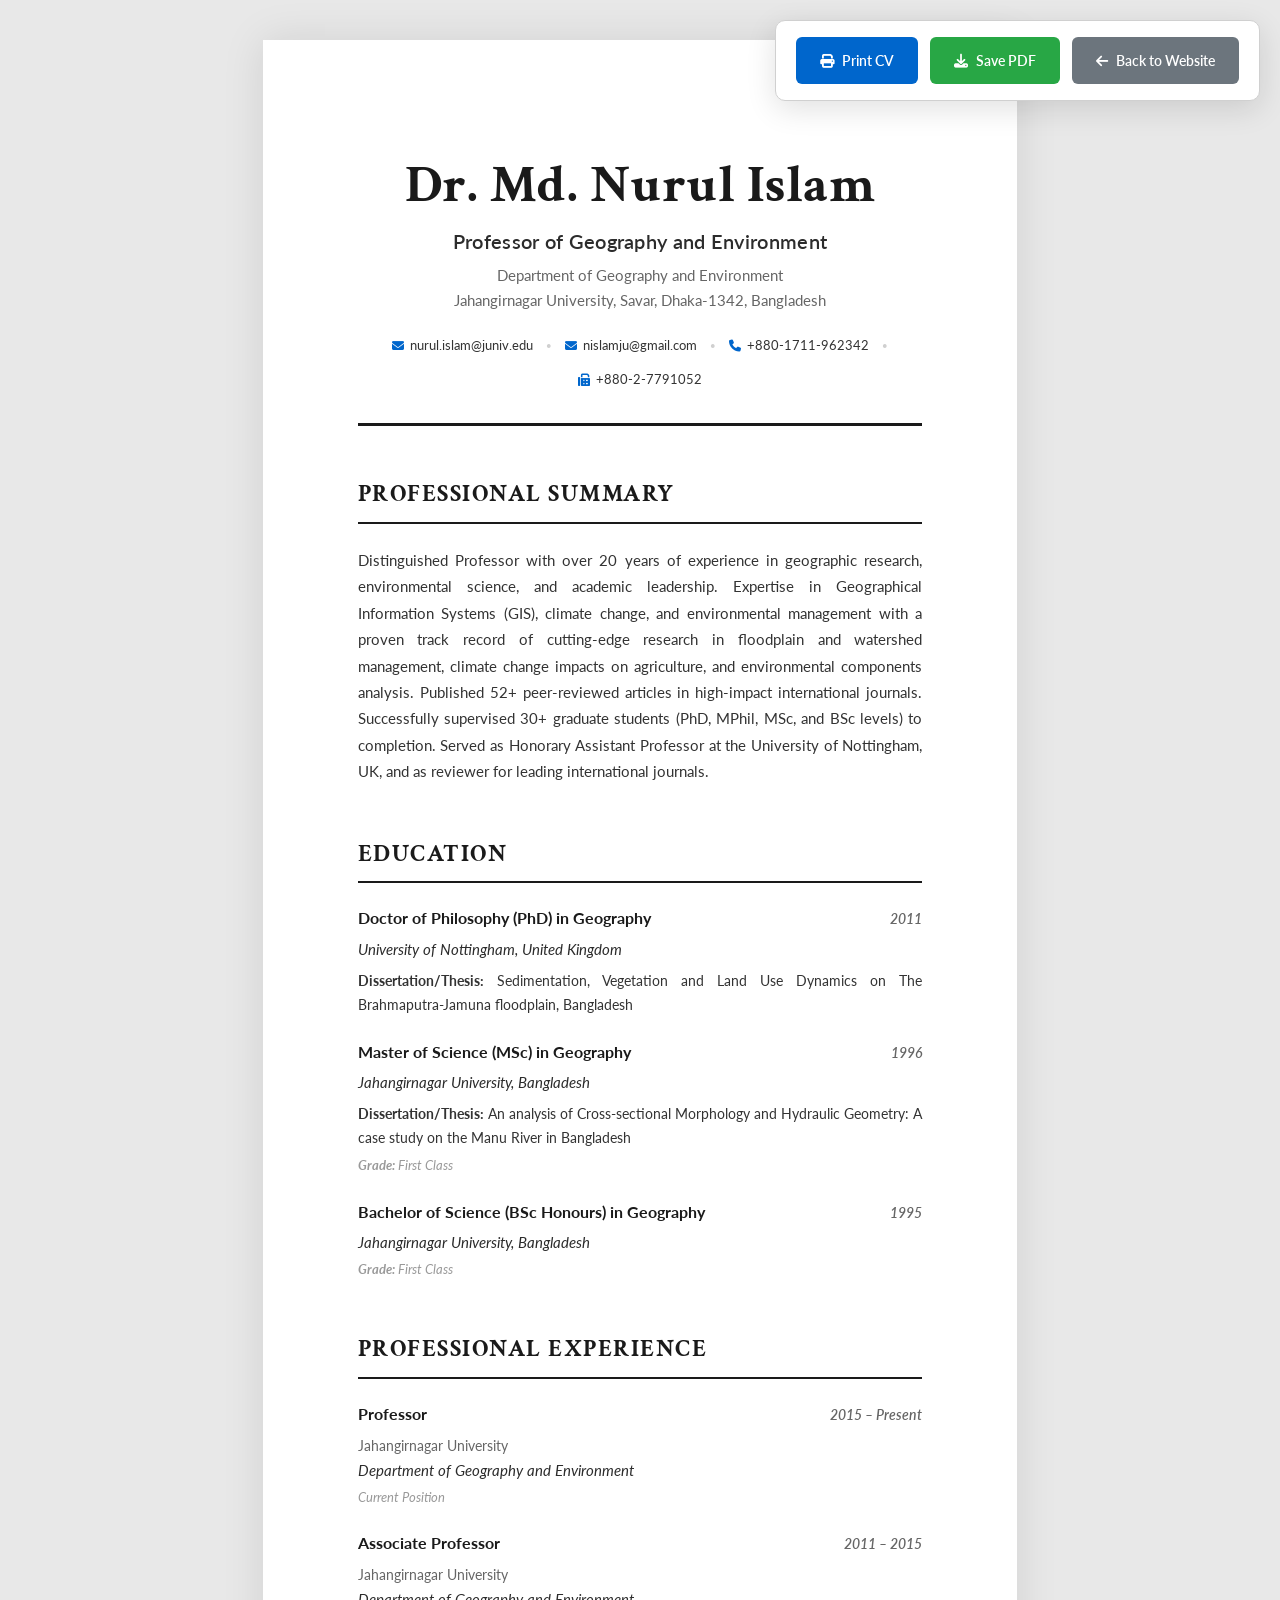
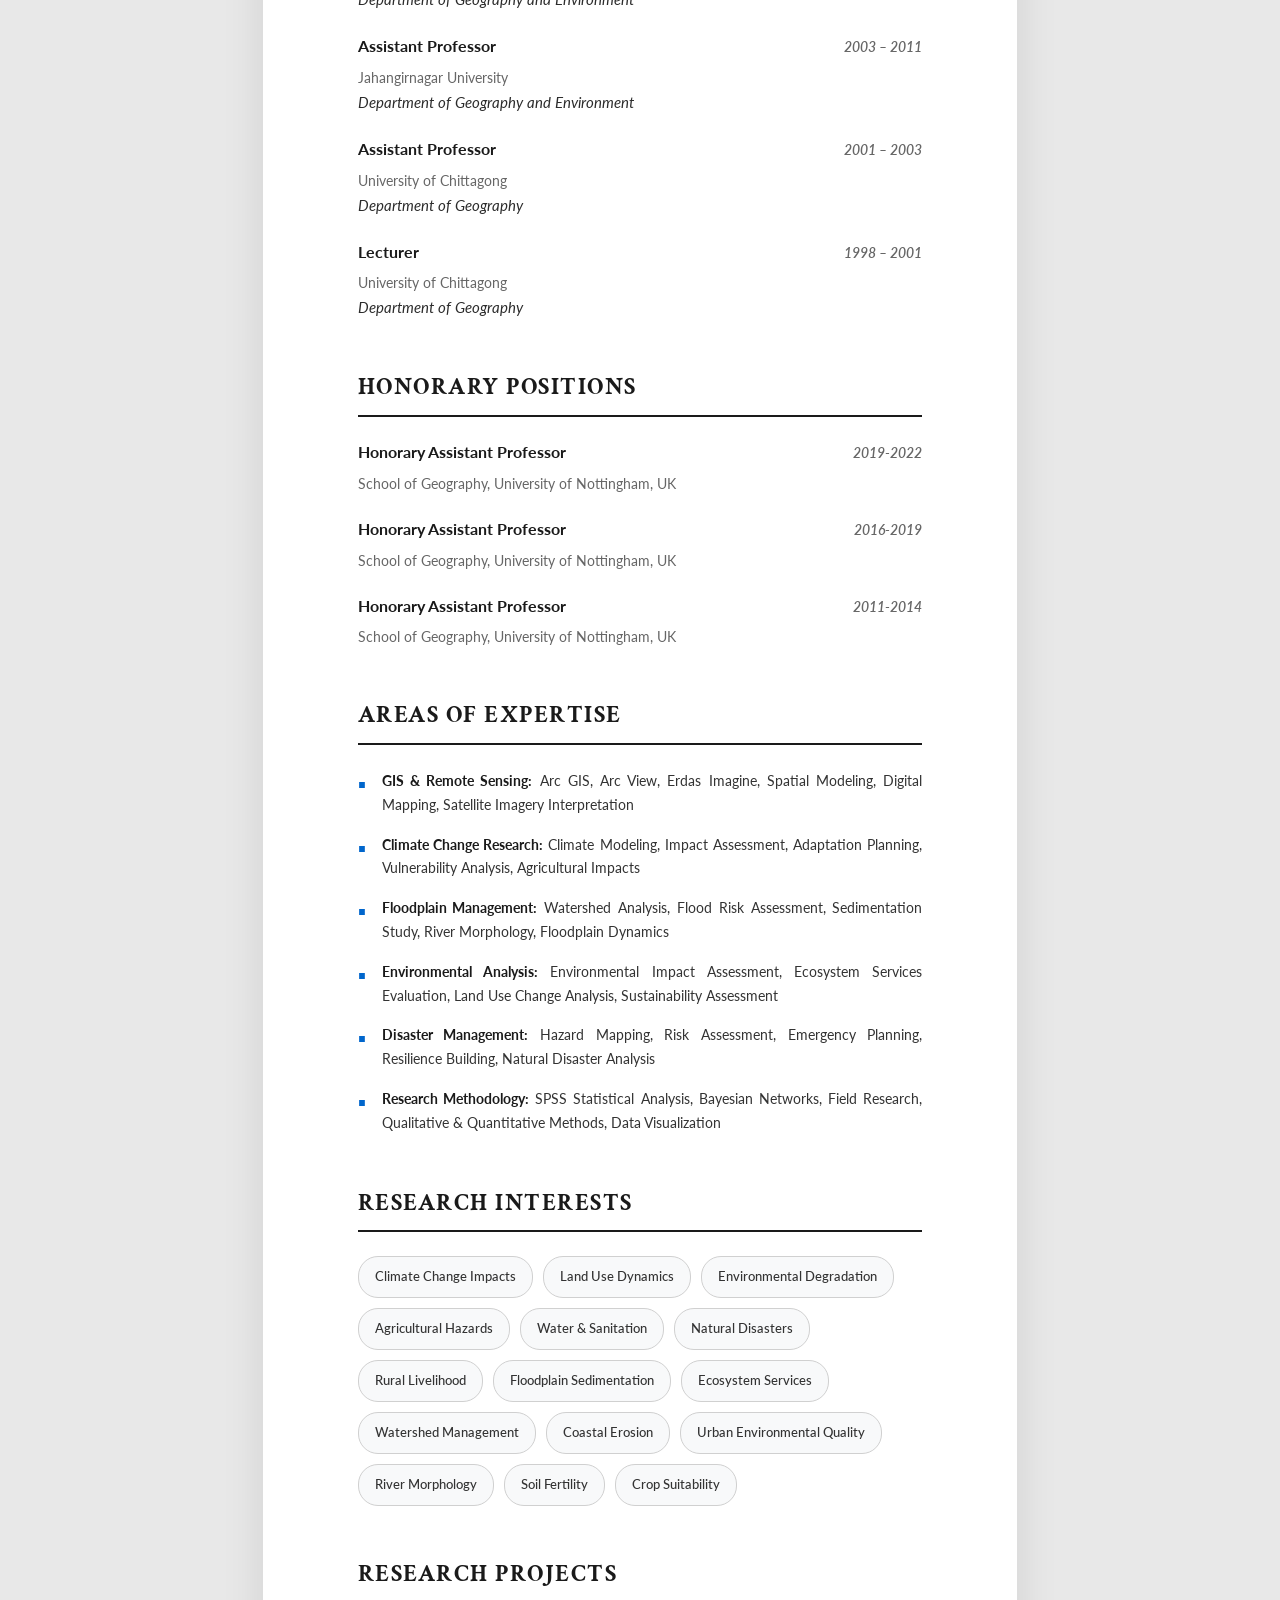
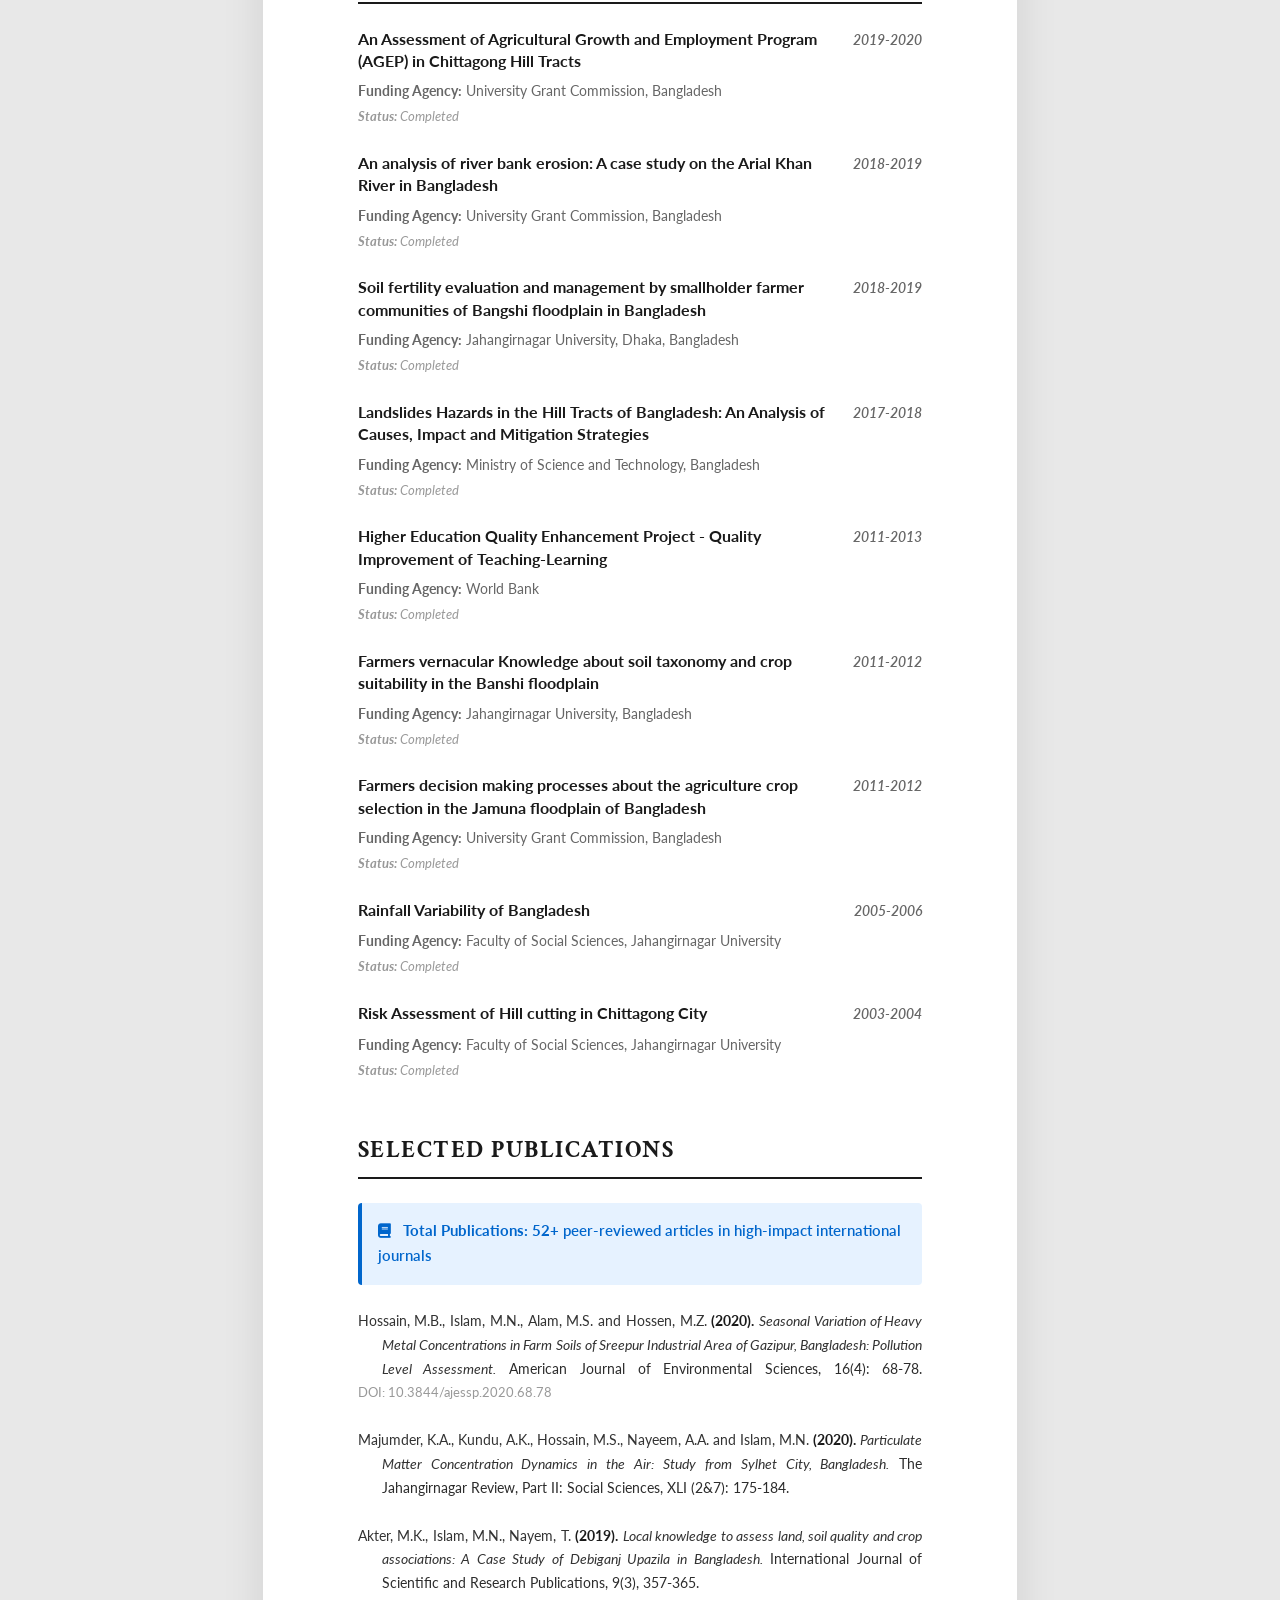
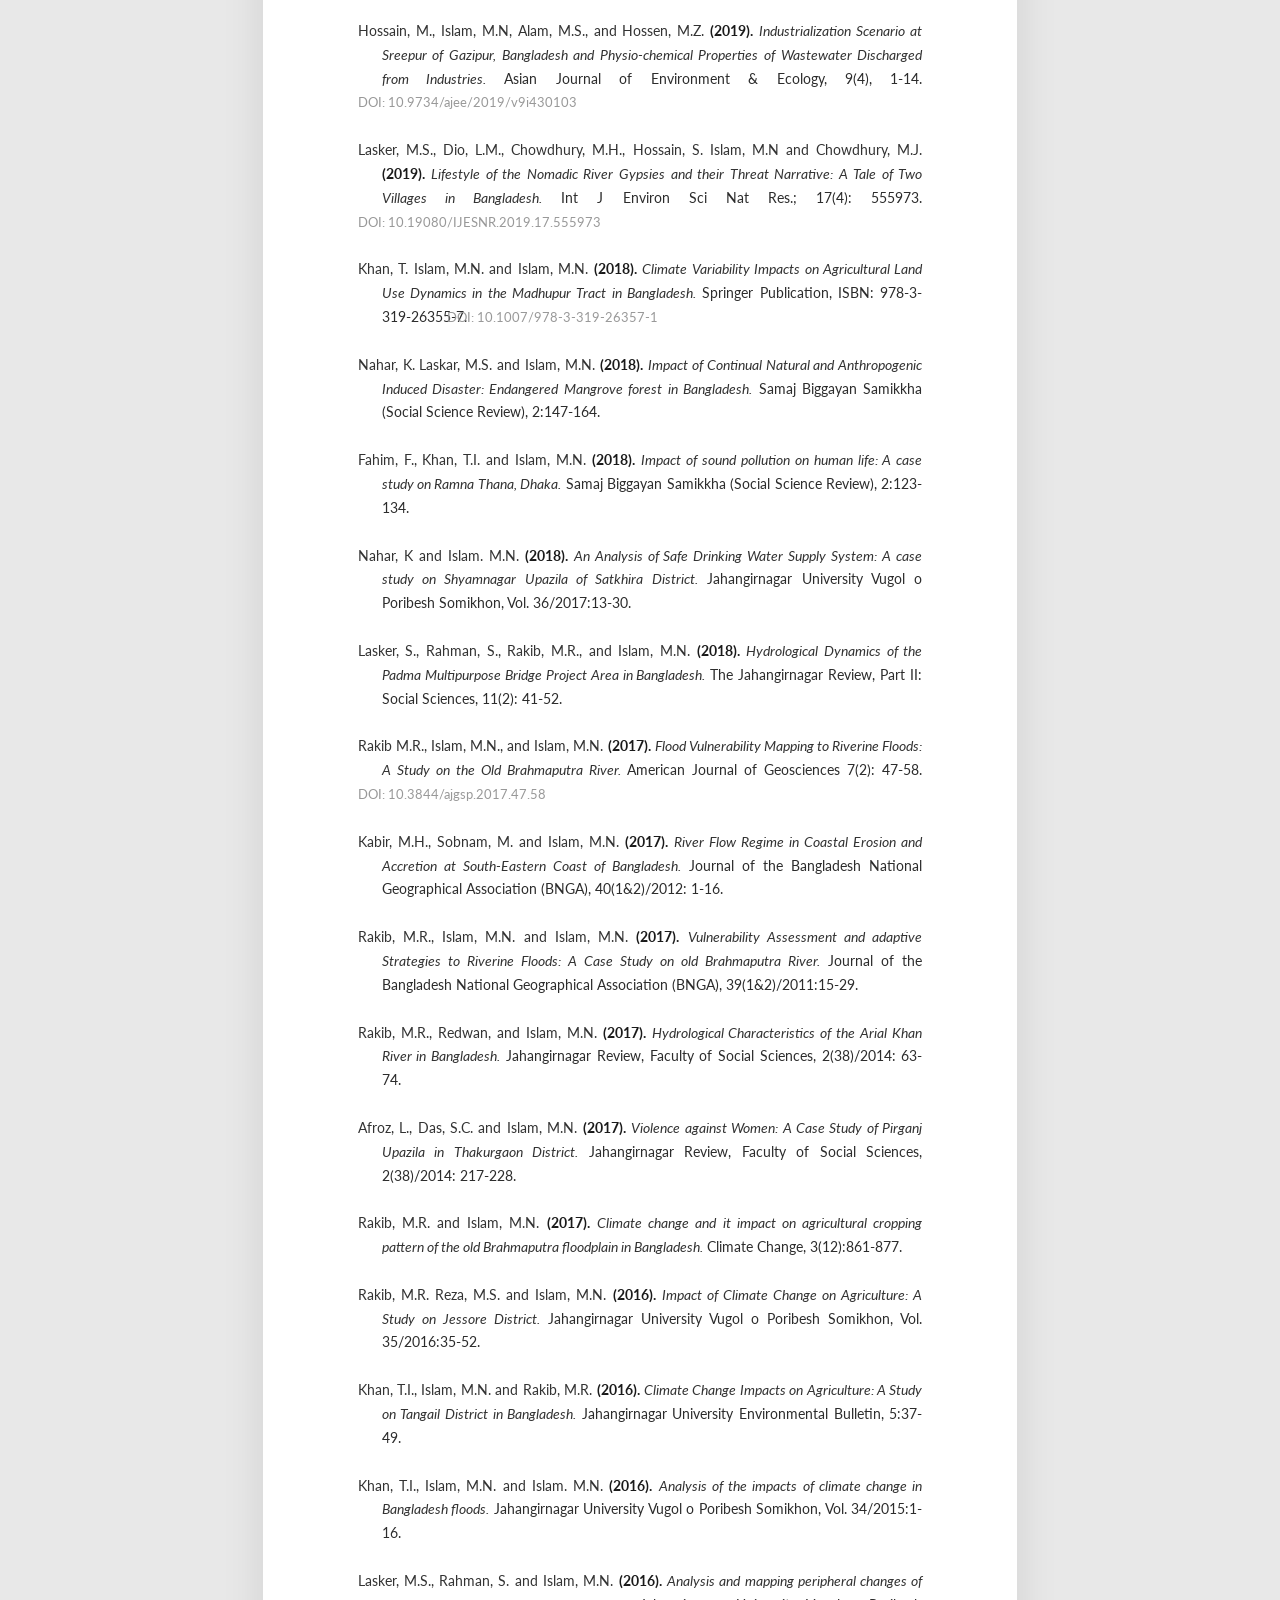
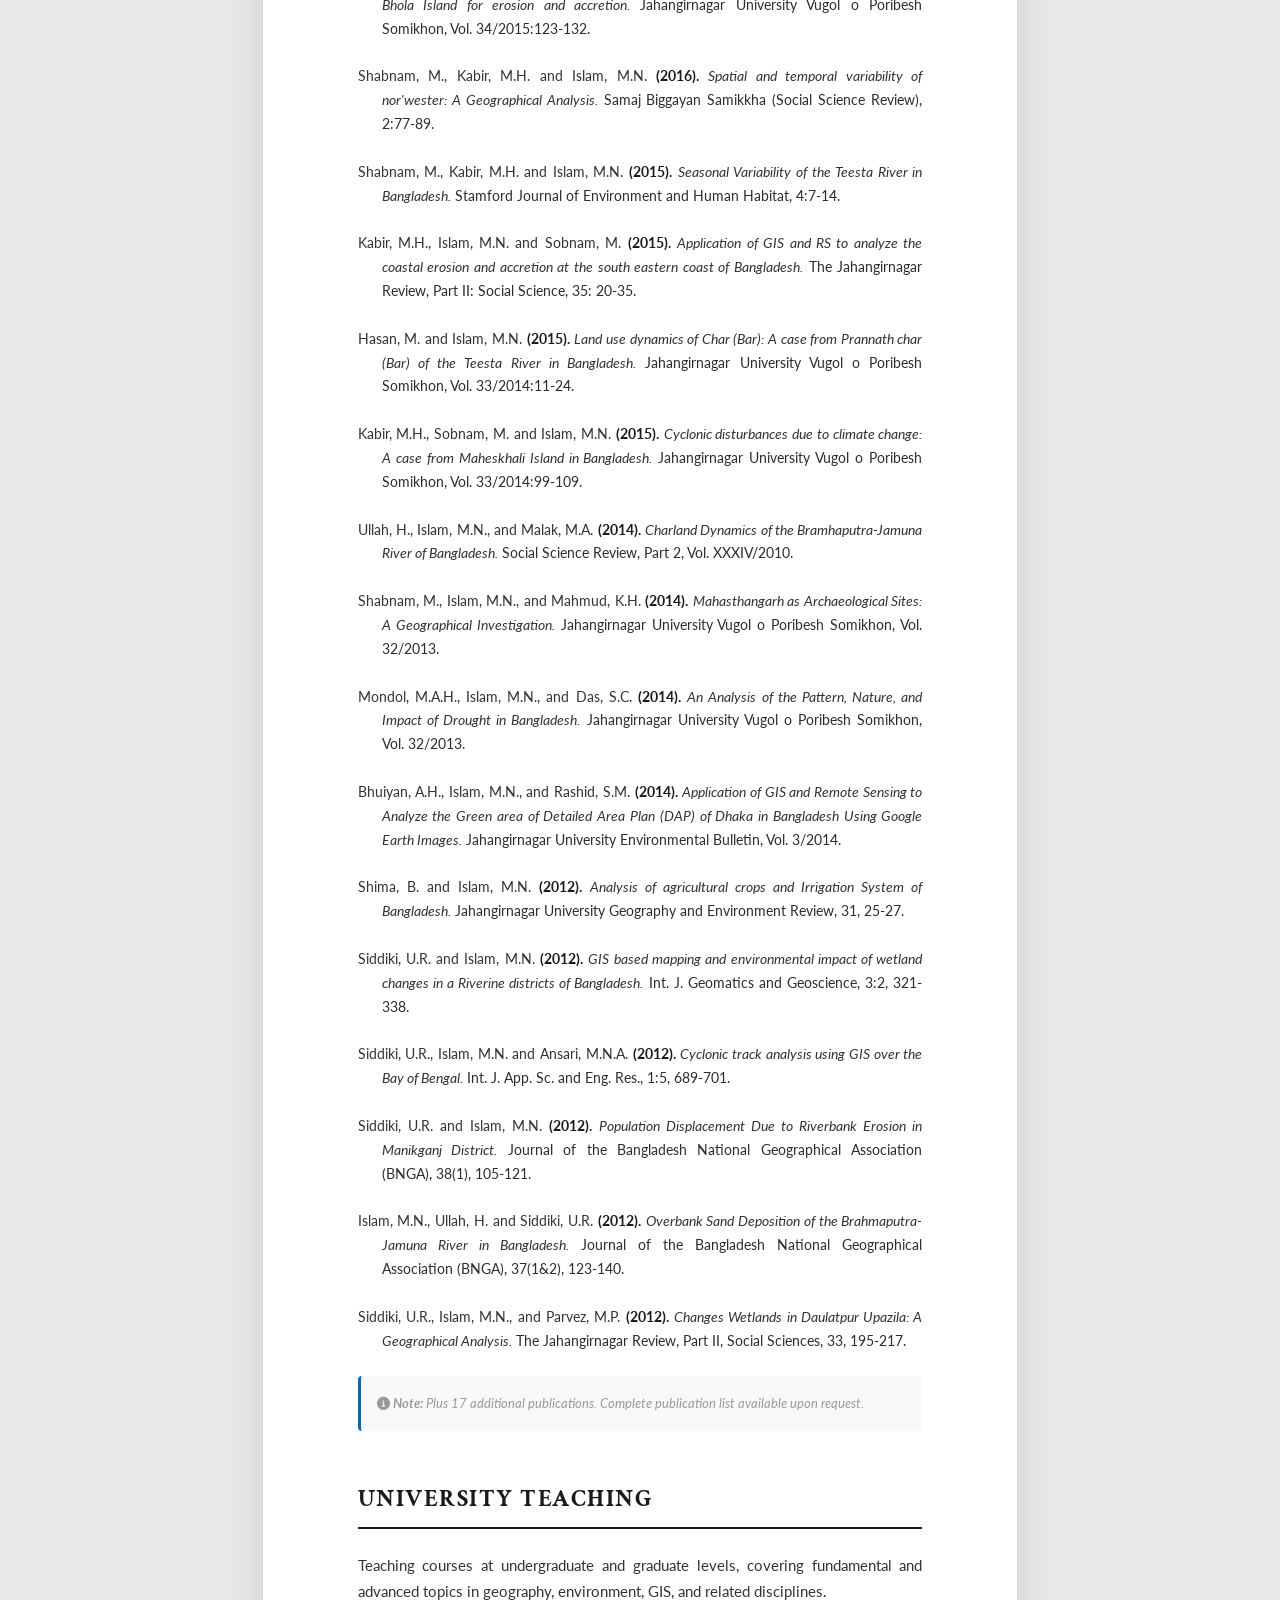
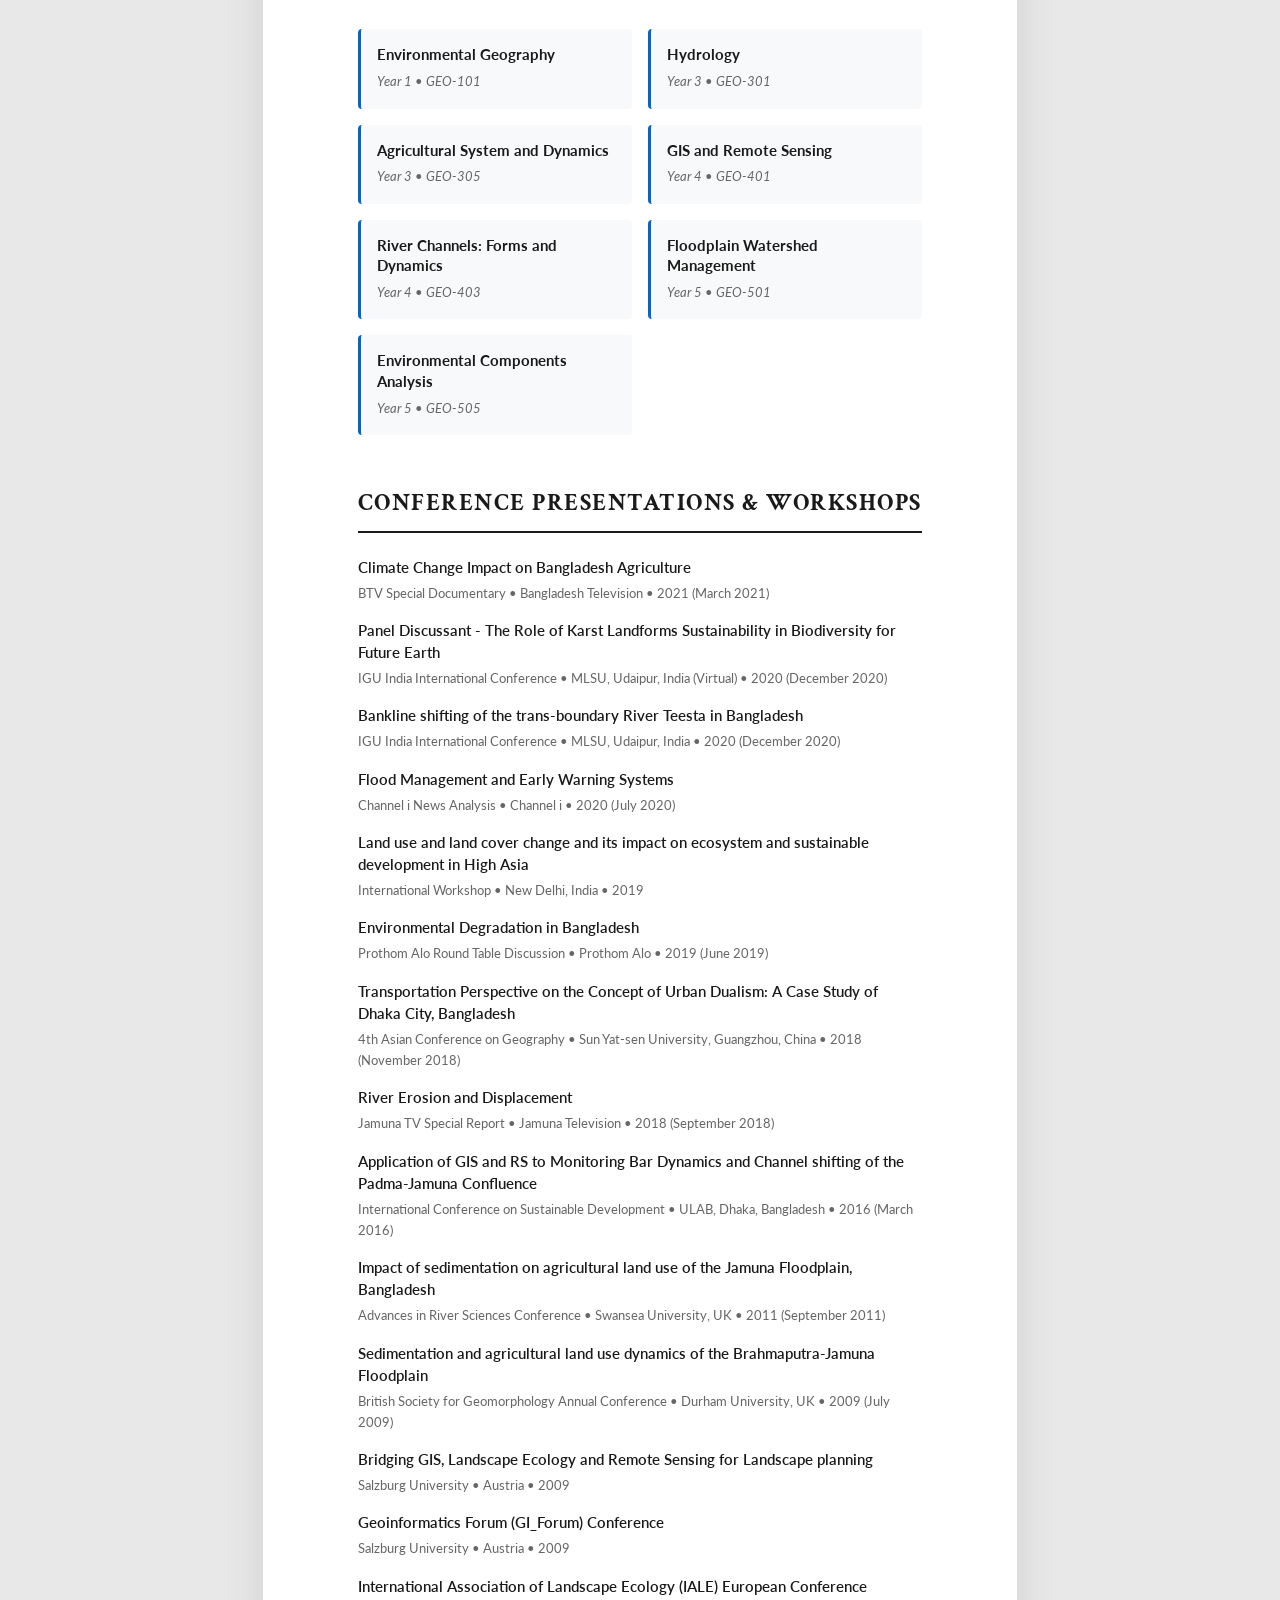
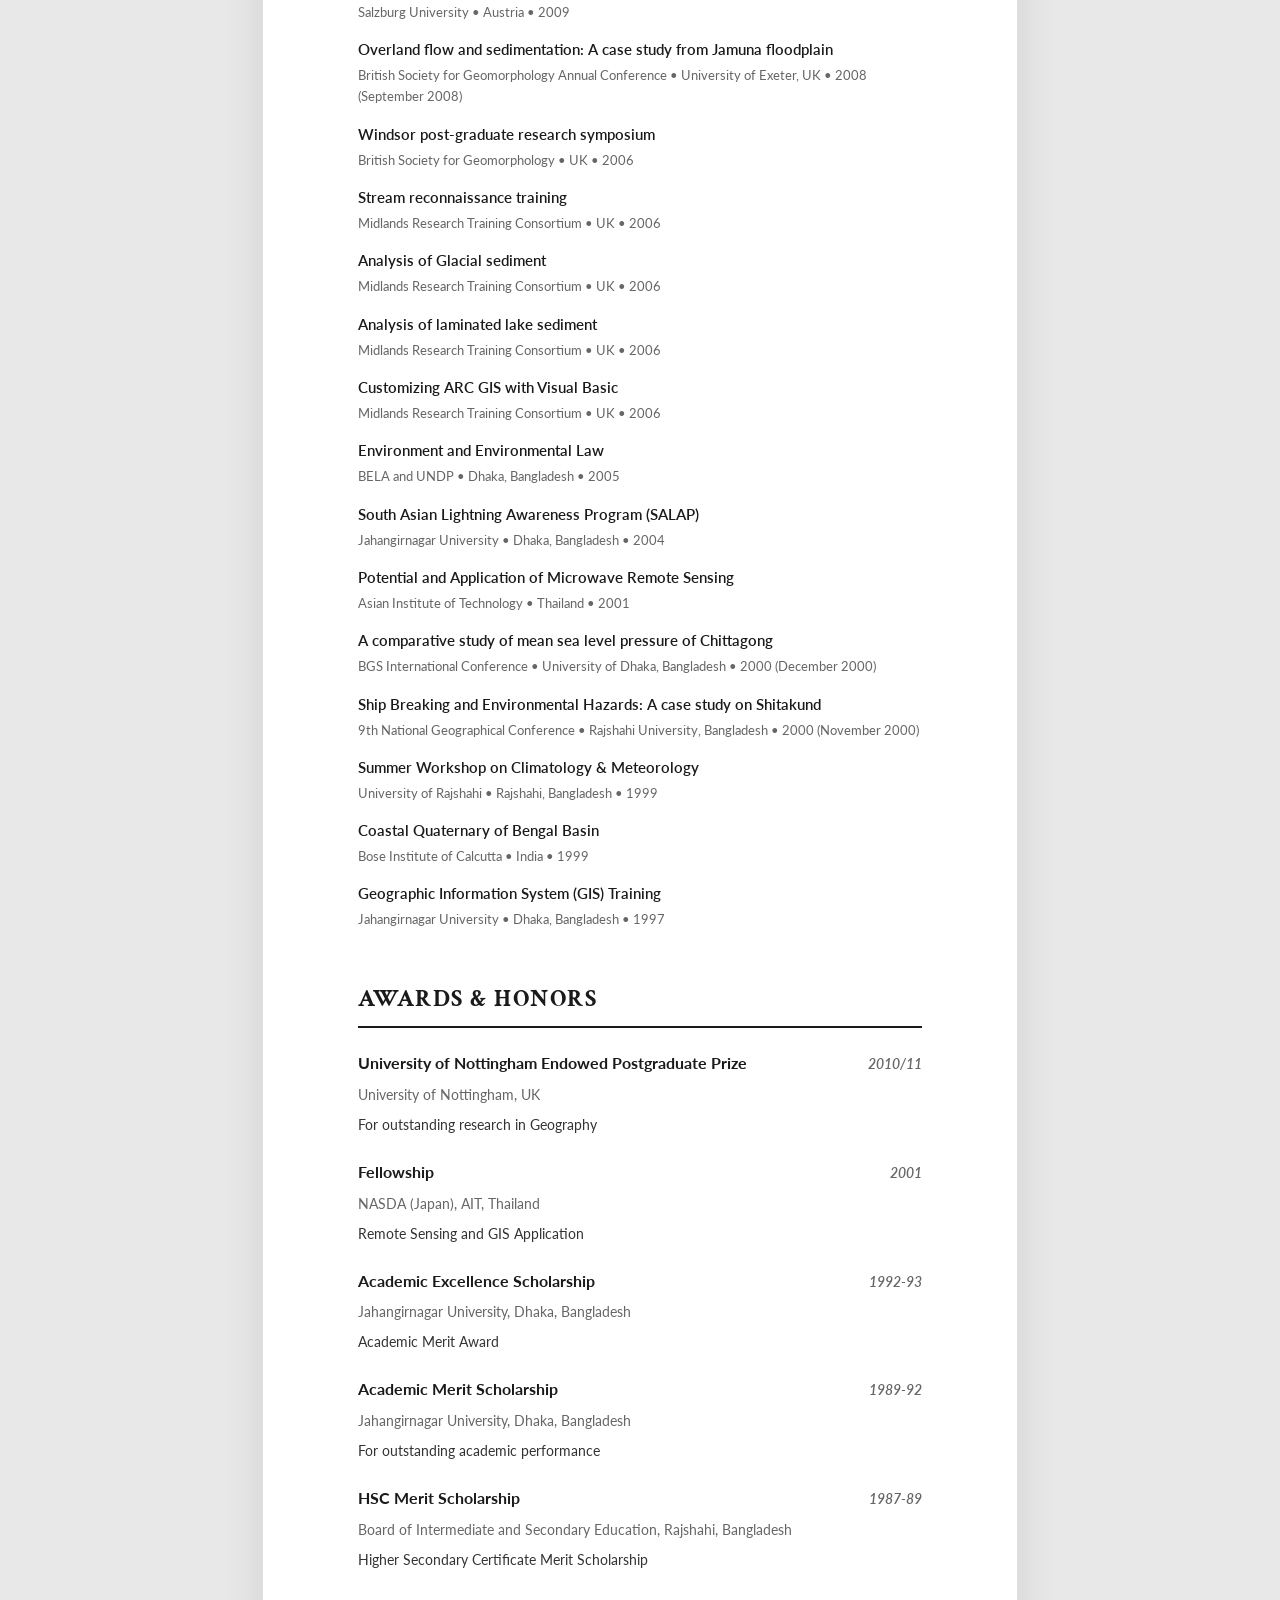
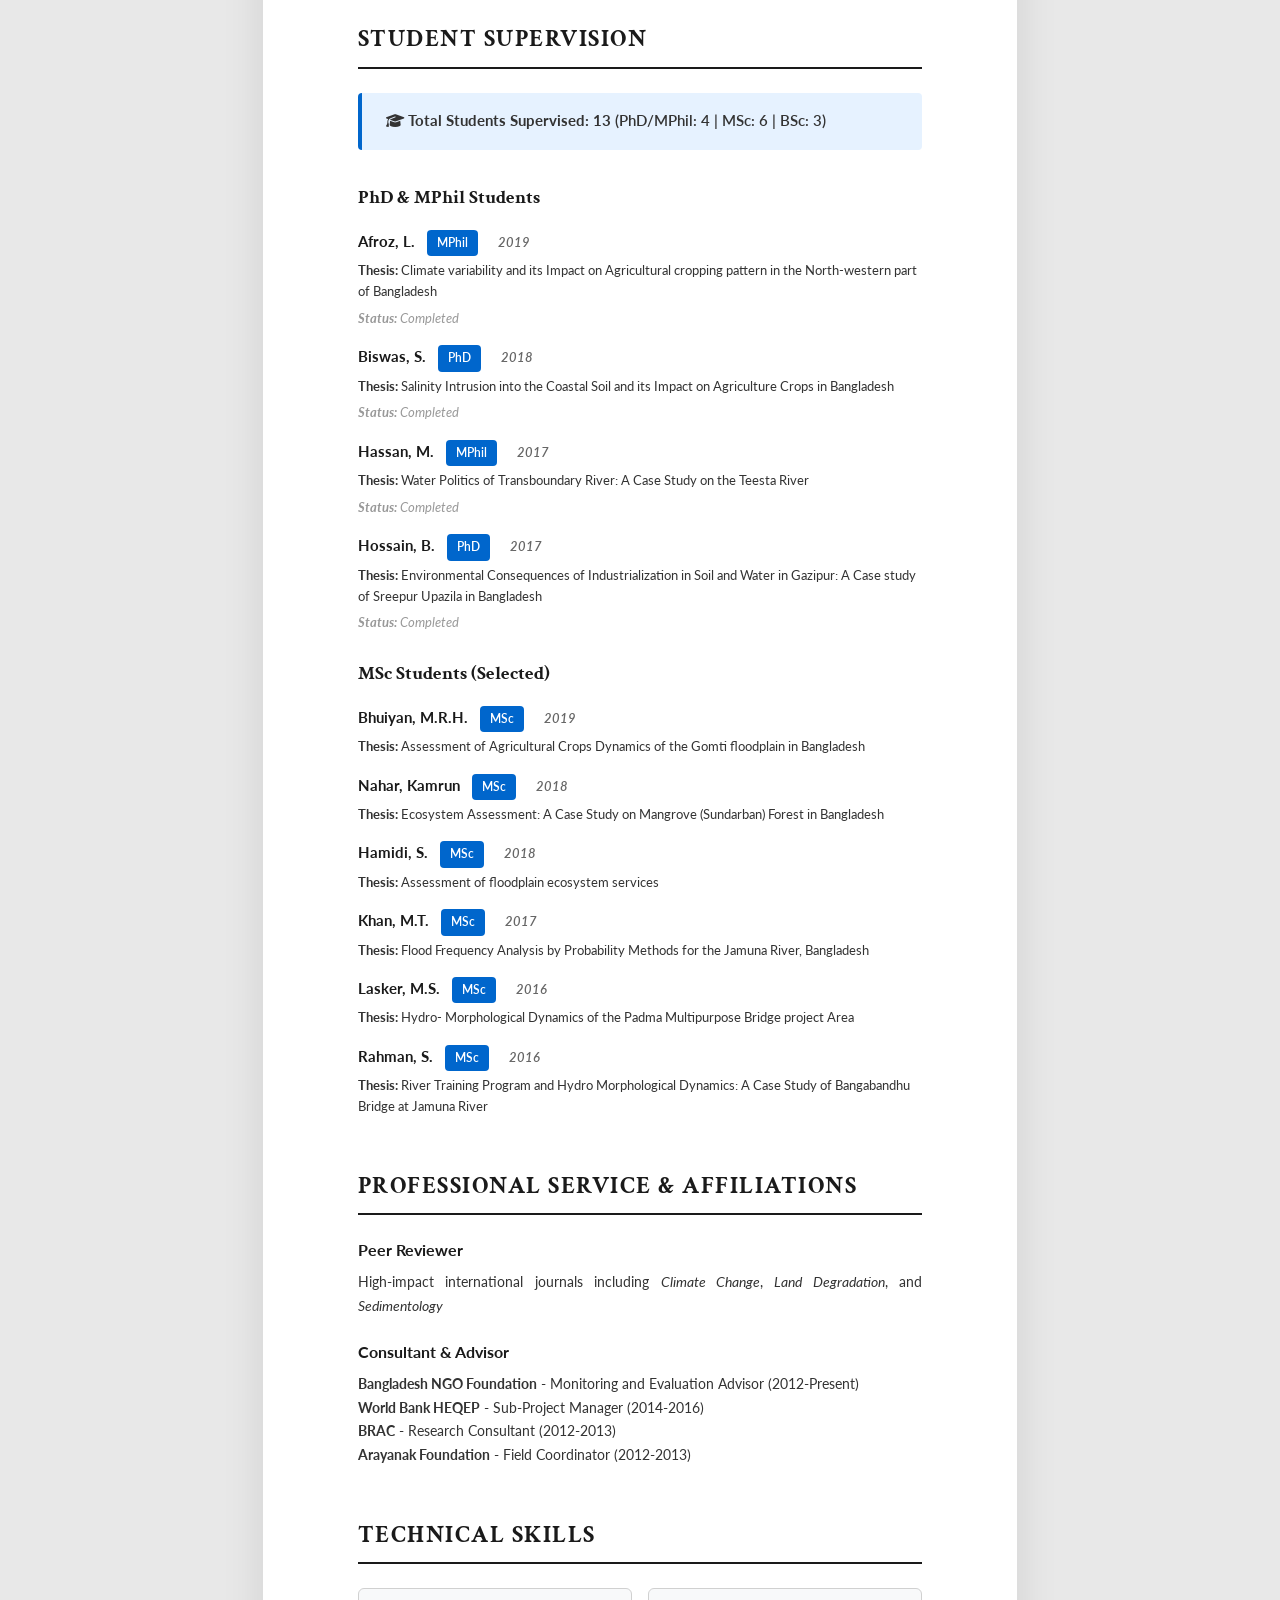
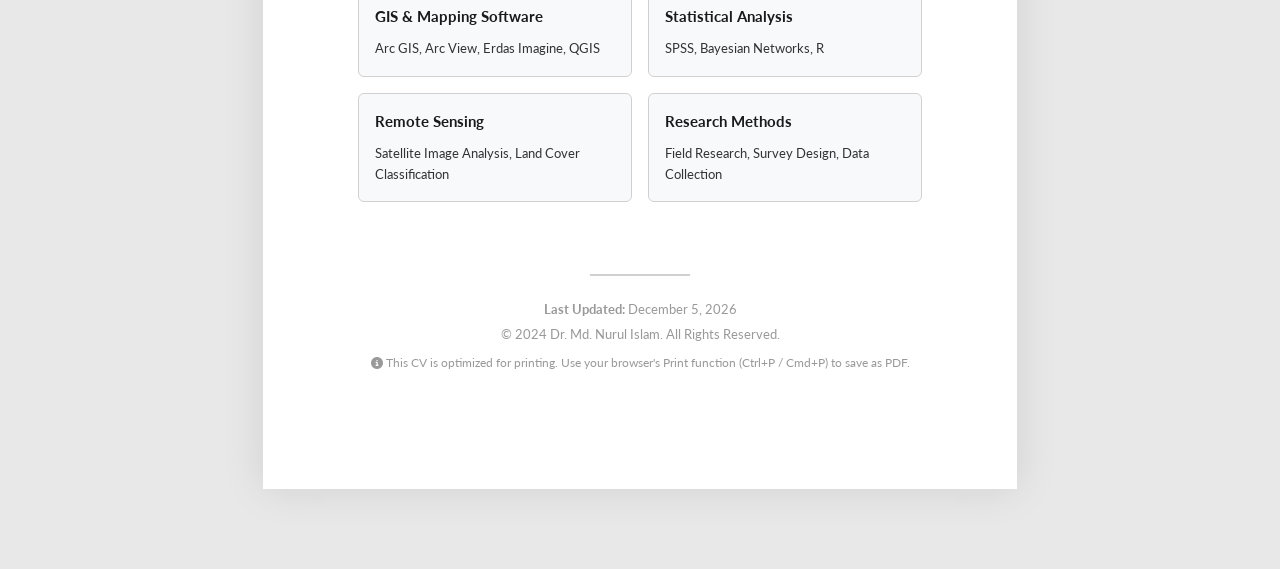
<file: cv/index.html>
<!DOCTYPE html>
<html lang="en">

<head>
    <meta charset="UTF-8">
    <meta name="viewport" content="width=device-width, initial-scale=1.0">
    <title>Dr. Md. Nurul Islam - Curriculum Vitae</title>

    <!-- Meta Tags -->
    <meta name="description" content="Curriculum Vitae of Dr. Md. Nurul Islam - Professor of Geography and Environment">
    <meta name="author" content="Dr. Md. Nurul Islam">
    <meta name="robots" content="noindex, nofollow">

    <!-- Favicon -->
    <link rel="icon" type="image/svg+xml"
        href="data:image/svg+xml,<svg xmlns='http://www.w3.org/2000/svg' viewBox='0 0 100 100'><text y='.9em' font-size='90'>🎓</text></svg>">

    <!-- Google Fonts -->
    <link rel="preconnect" href="https://fonts.googleapis.com">
    <link rel="preconnect" href="https://fonts.gstatic.com" crossorigin>
    <link
        href="https://fonts.googleapis.com/css2?family=Crimson+Text:ital,wght@0,400;0,600;0,700;1,400&family=Lato:wght@300;400;700;900&display=swap"
        rel="stylesheet">

    <!-- Font Awesome -->
    <link rel="stylesheet" href="https://cdnjs.cloudflare.com/ajax/libs/font-awesome/6.4.0/css/all.min.css">

    <!-- Custom CSS -->
    <link rel="stylesheet" href="style.css">
</head>

<body>
    <!-- Print & Navigation Controls -->
    <div class="print-controls no-print">
        <button onclick="window.print()" class="btn-print" title="Print CV">
            <i class="fas fa-print"></i>
            <span>Print CV</span>
        </button>
        <button onclick="downloadPDF()" class="btn-download-pdf" title="Save as PDF">
            <i class="fas fa-download"></i>
            <span>Save PDF</span>
        </button>
        <a href="../index.html" class="btn-back" title="Return to main website">
            <i class="fas fa-arrow-left"></i>
            <span>Back to Website</span>
        </a>
    </div>

    <!-- CV Container -->
    <div class="cv-page">
        <div class="cv-container">

            <!-- Header -->
            <header class="cv-header">
                <h1 class="cv-name">Dr. Md. Nurul Islam</h1>
                <div class="cv-title">Professor of Geography and Environment</div>
                <div class="cv-institution">Department of Geography and Environment</div>
                <div class="cv-institution">Jahangirnagar University, Savar, Dhaka-1342, Bangladesh</div>

                <div class="cv-contact">
                    <div class="contact-item">
                        <i class="fas fa-envelope"></i>
                        <span>nurul.islam@juniv.edu</span>
                    </div>
                    <div class="contact-divider">•</div>
                    <div class="contact-item">
                        <i class="fas fa-envelope"></i>
                        <span>nislamju@gmail.com</span>
                    </div>
                    <div class="contact-divider">•</div>
                    <div class="contact-item">
                        <i class="fas fa-phone"></i>
                        <span>+880-1711-962342</span>
                    </div>
                    <div class="contact-divider">•</div>
                    <div class="contact-item">
                        <i class="fas fa-fax"></i>
                        <span>+880-2-7791052</span>
                    </div>
                </div>
            </header>

            <!-- Professional Summary -->
            <section class="cv-section">
                <h2 class="section-title">Professional Summary</h2>
                <div class="section-content">
                    <p class="summary-text">
                        Distinguished Professor with over 20 years of experience in geographic research, environmental
                        science,
                        and academic leadership. Expertise in Geographical Information Systems (GIS), climate change,
                        and
                        environmental management with a proven track record of cutting-edge research in floodplain and
                        watershed
                        management, climate change impacts on agriculture, and environmental components analysis.
                        Published
                        52+ peer-reviewed articles in high-impact international journals. Successfully supervised 30+
                        graduate
                        students (PhD, MPhil, MSc, and BSc levels) to completion. Served as Honorary Assistant Professor
                        at
                        the University of Nottingham, UK, and as reviewer for leading international journals.
                    </p>
                </div>
            </section>

            <!-- Education -->
            <section class="cv-section">
                <h2 class="section-title">Education</h2>
                <div class="section-content" id="educationSection">
                    <!-- Populated by JavaScript -->
                </div>
            </section>

            <!-- Professional Experience -->
            <section class="cv-section">
                <h2 class="section-title">Professional Experience</h2>
                <div class="section-content" id="experienceSection">
                    <!-- Populated by JavaScript -->
                </div>
            </section>

            <!-- Honorary Positions -->
            <section class="cv-section">
                <h2 class="section-title">Honorary Positions</h2>
                <div class="section-content" id="honorarySection">
                    <!-- Populated by JavaScript -->
                </div>
            </section>

            <!-- Areas of Expertise -->
            <section class="cv-section">
                <h2 class="section-title">Areas of Expertise</h2>
                <div class="section-content">
                    <div class="expertise-grid">
                        <div class="expertise-item">
                            <strong>GIS & Remote Sensing:</strong> Arc GIS, Arc View, Erdas Imagine, Spatial Modeling,
                            Digital Mapping, Satellite Imagery Interpretation
                        </div>
                        <div class="expertise-item">
                            <strong>Climate Change Research:</strong> Climate Modeling, Impact Assessment, Adaptation
                            Planning, Vulnerability Analysis, Agricultural Impacts
                        </div>
                        <div class="expertise-item">
                            <strong>Floodplain Management:</strong> Watershed Analysis, Flood Risk Assessment,
                            Sedimentation Study, River Morphology, Floodplain Dynamics
                        </div>
                        <div class="expertise-item">
                            <strong>Environmental Analysis:</strong> Environmental Impact Assessment, Ecosystem Services
                            Evaluation, Land Use Change Analysis, Sustainability Assessment
                        </div>
                        <div class="expertise-item">
                            <strong>Disaster Management:</strong> Hazard Mapping, Risk Assessment, Emergency Planning,
                            Resilience Building, Natural Disaster Analysis
                        </div>
                        <div class="expertise-item">
                            <strong>Research Methodology:</strong> SPSS Statistical Analysis, Bayesian Networks, Field
                            Research, Qualitative & Quantitative Methods, Data Visualization
                        </div>
                    </div>
                </div>
            </section>

            <!-- Research Interests -->
            <section class="cv-section">
                <h2 class="section-title">Research Interests</h2>
                <div class="section-content">
                    <div class="interests-list">
                        <span class="interest-tag">Climate Change Impacts</span>
                        <span class="interest-tag">Land Use Dynamics</span>
                        <span class="interest-tag">Environmental Degradation</span>
                        <span class="interest-tag">Agricultural Hazards</span>
                        <span class="interest-tag">Water & Sanitation</span>
                        <span class="interest-tag">Natural Disasters</span>
                        <span class="interest-tag">Rural Livelihood</span>
                        <span class="interest-tag">Floodplain Sedimentation</span>
                        <span class="interest-tag">Ecosystem Services</span>
                        <span class="interest-tag">Watershed Management</span>
                        <span class="interest-tag">Coastal Erosion</span>
                        <span class="interest-tag">Urban Environmental Quality</span>
                        <span class="interest-tag">River Morphology</span>
                        <span class="interest-tag">Soil Fertility</span>
                        <span class="interest-tag">Crop Suitability</span>
                    </div>
                </div>
            </section>

            <!-- Research Projects -->
            <section class="cv-section">
                <h2 class="section-title">Research Projects</h2>
                <div class="section-content" id="projectsSection">
                    <!-- Populated by JavaScript -->
                </div>
            </section>

            <!-- Publications -->
            <section class="cv-section">
                <h2 class="section-title">Selected Publications</h2>
                <div class="section-content">
                    <p class="publication-note">
                        <i class="fas fa-book"></i>
                        <strong>Total Publications: 52+</strong> peer-reviewed articles in high-impact international
                        journals
                    </p>
                    <div id="publicationsSection">
                        <!-- Populated by JavaScript -->
                    </div>
                </div>
            </section>

            <!-- Teaching -->
            <section class="cv-section">
                <h2 class="section-title">University Teaching</h2>
                <div class="section-content">
                    <p class="summary-text" style="margin-bottom: 1.5rem;">
                        Teaching courses at undergraduate and graduate levels, covering fundamental and advanced topics
                        in geography, environment, GIS, and related disciplines.
                    </p>
                    <div id="teachingSection">
                        <!-- Populated by JavaScript -->
                    </div>
                </div>
            </section>

            <!-- Conference Presentations -->
            <section class="cv-section">
                <h2 class="section-title">Conference Presentations & Workshops</h2>
                <div class="section-content" id="talksSection">
                    <!-- Populated by JavaScript -->
                </div>
            </section>

            <!-- Awards & Honors -->
            <section class="cv-section">
                <h2 class="section-title">Awards & Honors</h2>
                <div class="section-content" id="awardsSection">
                    <!-- Populated by JavaScript -->
                </div>
            </section>

            <!-- Student Supervision -->
            <section class="cv-section">
                <h2 class="section-title">Student Supervision</h2>
                <div class="section-content" id="supervisionSection">
                    <!-- Populated by JavaScript -->
                </div>
            </section>

            <!-- Professional Service -->
            <section class="cv-section">
                <h2 class="section-title">Professional Service & Affiliations</h2>
                <div class="section-content">
                    <div class="cv-item">
                        <div class="item-title">Peer Reviewer</div>
                        <div class="item-description">
                            High-impact international journals including <em>Climate Change</em>, <em>Land
                                Degradation</em>,
                            and <em>Sedimentology</em>
                        </div>
                    </div>
                    <div class="cv-item">
                        <div class="item-title">Consultant & Advisor</div>
                        <div class="item-description">
                            <strong>Bangladesh NGO Foundation</strong> - Monitoring and Evaluation Advisor
                            (2012-Present)<br>
                            <strong>World Bank HEQEP</strong> - Sub-Project Manager (2014-2016)<br>
                            <strong>BRAC</strong> - Research Consultant (2012-2013)<br>
                            <strong>Arayanak Foundation</strong> - Field Coordinator (2012-2013)
                        </div>
                    </div>
                </div>
            </section>

            <!-- Technical Skills -->
            <section class="cv-section">
                <h2 class="section-title">Technical Skills</h2>
                <div class="section-content">
                    <div class="skills-grid">
                        <div class="skill-category">
                            <div class="skill-category-title">GIS & Mapping Software</div>
                            <div class="skill-list">Arc GIS, Arc View, Erdas Imagine, QGIS</div>
                        </div>
                        <div class="skill-category">
                            <div class="skill-category-title">Statistical Analysis</div>
                            <div class="skill-list">SPSS, Bayesian Networks, R</div>
                        </div>
                        <div class="skill-category">
                            <div class="skill-category-title">Remote Sensing</div>
                            <div class="skill-list">Satellite Image Analysis, Land Cover Classification</div>
                        </div>
                        <div class="skill-category">
                            <div class="skill-category-title">Research Methods</div>
                            <div class="skill-list">Field Research, Survey Design, Data Collection</div>
                        </div>
                    </div>
                </div>
            </section>

            <!-- Footer -->
            <footer class="cv-footer no-print">
                <div class="footer-line"></div>
                <p><strong>Last Updated:</strong> <span id="lastUpdated"></span></p>
                <p>&copy; 2024 Dr. Md. Nurul Islam. All Rights Reserved.</p>
                <p style="margin-top: 0.5rem; font-size: 9pt; color: #999;">
                    <i class="fas fa-info-circle"></i>
                    This CV is optimized for printing. Use your browser's Print function (Ctrl+P / Cmd+P) to save as
                    PDF.
                </p>
            </footer>

        </div>
    </div>

    <!-- Load Data -->
    <script src="../js/data.js"></script>
    <!-- Load CV Script -->
    <script src="script.js"></script>
</body>

</html>
</file>
<file: cv/style.css>
/* ============================================
   CURRICULUM VITAE - PROFESSIONAL DESIGN
   Dr. Md. Nurul Islam
   Clean Academic Style - Print Optimized
   ============================================ */

/* ============================================
   CSS VARIABLES
   ============================================ */
:root {
    /* Colors */
    --color-primary: #1a1a1a;
    --color-secondary: #2c2c2c;
    --color-text: #333333;
    --color-light: #666666;
    --color-lighter: #999999;
    --color-border: #d0d0d0;
    --color-bg: #ffffff;
    --color-bg-alt: #f8f9fa;
    --color-accent: #0066cc;
    --color-accent-light: #e6f2ff;

    /* Fonts */
    --font-serif: 'Crimson Text', Georgia, 'Times New Roman', serif;
    --font-sans: 'Lato', -apple-system, BlinkMacSystemFont, 'Segoe UI', sans-serif;

    /* Spacing */
    --spacing-xs: 0.25rem;
    --spacing-sm: 0.5rem;
    --spacing-md: 1rem;
    --spacing-lg: 1.5rem;
    --spacing-xl: 2rem;
    --spacing-2xl: 3rem;
}

/* ============================================
   RESET & BASE STYLES
   ============================================ */
* {
    margin: 0;
    padding: 0;
    box-sizing: border-box;
}

html {
    font-size: 16px;
    scroll-behavior: smooth;
}

body {
    font-family: var(--font-sans);
    font-size: 11pt;
    line-height: 1.65;
    color: var(--color-text);
    background: #e8e8e8;
    -webkit-font-smoothing: antialiased;
    -moz-osx-font-smoothing: grayscale;
}

/* ============================================
   PRINT CONTROLS
   ============================================ */
.print-controls {
    position: fixed;
    top: 20px;
    right: 20px;
    display: flex;
    gap: 12px;
    z-index: 1000;
    background: white;
    padding: 16px 20px;
    border-radius: 10px;
    box-shadow: 0 8px 30px rgba(0, 0, 0, 0.12);
    border: 1px solid var(--color-border);
}

.print-controls button,
.print-controls a {
    padding: 12px 24px;
    border: none;
    border-radius: 6px;
    font-family: var(--font-sans);
    font-size: 14px;
    font-weight: 600;
    cursor: pointer;
    text-decoration: none;
    display: inline-flex;
    align-items: center;
    gap: 8px;
    transition: all 0.3s cubic-bezier(0.4, 0, 0.2, 1);
    white-space: nowrap;
}

.print-controls button:hover,
.print-controls a:hover {
    transform: translateY(-2px);
    box-shadow: 0 6px 20px rgba(0, 0, 0, 0.15);
}

.btn-print {
    background: #0066cc;
    color: white;
}

.btn-print:hover {
    background: #0052a3;
}

.btn-download-pdf {
    background: #28a745;
    color: white;
}

.btn-download-pdf:hover {
    background: #218838;
}

.btn-back {
    background: #6c757d;
    color: white;
}

.btn-back:hover {
    background: #5a6268;
}

/* ============================================
   CV PAGE LAYOUT
   ============================================ */
.cv-page {
    max-width: 210mm;
    margin: 40px auto;
    padding: 0 20px 40px;
}

.cv-container {
    background: var(--color-bg);
    padding: 30mm 25mm;
    box-shadow: 0 0 40px rgba(0, 0, 0, 0.1);
    min-height: 297mm;
    position: relative;
}

/* ============================================
   CV HEADER
   ============================================ */
.cv-header {
    text-align: center;
    padding-bottom: var(--spacing-xl);
    margin-bottom: var(--spacing-2xl);
    border-bottom: 3px solid var(--color-primary);
}

.cv-name {
    font-family: var(--font-serif);
    font-size: 40pt;
    font-weight: 700;
    color: var(--color-primary);
    margin-bottom: var(--spacing-sm);
    letter-spacing: 0.5px;
    line-height: 1.2;
}

.cv-title {
    font-family: var(--font-sans);
    font-size: 15pt;
    font-weight: 600;
    color: var(--color-secondary);
    margin-bottom: var(--spacing-sm);
    letter-spacing: 0.3px;
}

.cv-institution {
    font-size: 11pt;
    color: var(--color-light);
    margin-bottom: var(--spacing-xs);
    line-height: 1.4;
}

.cv-contact {
    display: flex;
    justify-content: center;
    align-items: center;
    flex-wrap: wrap;
    gap: 12px;
    margin-top: var(--spacing-lg);
    font-size: 10pt;
    color: var(--color-text);
}

.contact-item {
    display: flex;
    align-items: center;
    gap: 6px;
}

.contact-item i {
    color: var(--color-accent);
    font-size: 9pt;
}

.contact-divider {
    color: var(--color-border);
    font-weight: 300;
}

/* ============================================
   SECTIONS
   ============================================ */
.cv-section {
    margin-bottom: var(--spacing-2xl);
    page-break-inside: avoid;
}

.section-title {
    font-family: var(--font-serif);
    font-size: 18pt;
    font-weight: 700;
    color: var(--color-primary);
    border-bottom: 2.5px solid var(--color-primary);
    padding-bottom: var(--spacing-sm);
    margin-bottom: var(--spacing-lg);
    text-transform: uppercase;
    letter-spacing: 1.5px;
}

.section-content {
    font-size: 11pt;
    line-height: 1.7;
}

/* ============================================
   PROFESSIONAL SUMMARY
   ============================================ */
.summary-text {
    text-align: justify;
    color: var(--color-text);
    line-height: 1.8;
    hyphens: auto;
}

/* ============================================
   CV ITEMS
   ============================================ */
.cv-item {
    margin-bottom: var(--spacing-lg);
    page-break-inside: avoid;
}

.item-header {
    display: flex;
    justify-content: space-between;
    align-items: baseline;
    margin-bottom: var(--spacing-sm);
    gap: 20px;
}

.item-title {
    font-weight: 700;
    font-size: 12pt;
    color: var(--color-primary);
    flex: 1;
    line-height: 1.4;
}

.item-date {
    font-weight: 600;
    font-size: 10.5pt;
    color: var(--color-light);
    white-space: nowrap;
    font-style: italic;
}

.item-subtitle {
    font-size: 11pt;
    font-style: italic;
    color: var(--color-secondary);
    margin-bottom: var(--spacing-xs);
    line-height: 1.5;
}

.item-institution {
    font-size: 10.5pt;
    color: var(--color-light);
    margin-bottom: var(--spacing-xs);
    line-height: 1.5;
}

.item-description {
    font-size: 10.5pt;
    color: var(--color-text);
    line-height: 1.7;
    text-align: justify;
    margin-top: var(--spacing-sm);
}

.item-note {
    font-size: 10pt;
    color: var(--color-lighter);
    font-style: italic;
    margin-top: var(--spacing-xs);
}

/* ============================================
   EXPERTISE GRID
   ============================================ */
.expertise-grid {
    display: grid;
    grid-template-columns: 1fr;
    gap: var(--spacing-md);
}

.expertise-item {
    font-size: 10.5pt;
    line-height: 1.7;
    color: var(--color-text);
    padding-left: 24px;
    position: relative;
    text-align: justify;
}

.expertise-item::before {
    content: "▪";
    position: absolute;
    left: 0;
    color: var(--color-accent);
    font-weight: bold;
    font-size: 14pt;
}

.expertise-item strong {
    color: var(--color-primary);
    font-weight: 700;
}

/* ============================================
   RESEARCH INTERESTS
   ============================================ */
.interests-list {
    display: flex;
    flex-wrap: wrap;
    gap: 10px;
    line-height: 1.8;
}

.interest-tag {
    display: inline-block;
    padding: 8px 16px;
    background: var(--color-bg-alt);
    border: 1px solid var(--color-border);
    border-radius: 20px;
    font-size: 10pt;
    color: var(--color-text);
    font-weight: 500;
    transition: all 0.3s ease;
}

/* ============================================
   PUBLICATIONS
   ============================================ */
.publication-note {
    font-weight: 600;
    color: var(--color-accent);
    margin-bottom: var(--spacing-lg);
    font-size: 11pt;
    padding: var(--spacing-md);
    background: var(--color-accent-light);
    border-left: 4px solid var(--color-accent);
    border-radius: 4px;
}

.publication-note i {
    margin-right: var(--spacing-sm);
}

.publication-item {
    margin-bottom: var(--spacing-lg);
    page-break-inside: avoid;
    padding-left: 24px;
    text-indent: -24px;
    line-height: 1.7;
    text-align: justify;
    font-size: 10.5pt;
}

.pub-authors {
    font-weight: 400;
    color: var(--color-text);
}

.pub-year {
    font-weight: 700;
    color: var(--color-primary);
}

.pub-title {
    font-style: italic;
    color: var(--color-text);
}

.pub-journal {
    color: var(--color-secondary);
}

.pub-doi {
    font-size: 9.5pt;
    color: var(--color-lighter);
    display: inline-block;
    margin-top: 2px;
}

/* ============================================
   TEACHING
   ============================================ */
.teaching-grid {
    display: grid;
    grid-template-columns: repeat(2, 1fr);
    gap: var(--spacing-md);
}

.teaching-item {
    padding: var(--spacing-md);
    background: var(--color-bg-alt);
    border-left: 3px solid var(--color-accent);
    page-break-inside: avoid;
    border-radius: 4px;
}

.course-title {
    font-weight: 700;
    color: var(--color-primary);
    margin-bottom: var(--spacing-xs);
    font-size: 11pt;
    line-height: 1.4;
}

.course-code {
    font-size: 10pt;
    color: var(--color-light);
    font-style: italic;
}

/* ============================================
   TALKS & CONFERENCES
   ============================================ */
.talk-item {
    margin-bottom: var(--spacing-md);
    page-break-inside: avoid;
}

.talk-title {
    font-weight: 600;
    color: var(--color-primary);
    margin-bottom: var(--spacing-xs);
    line-height: 1.5;
    font-size: 11pt;
}

.talk-details {
    font-size: 10pt;
    color: var(--color-light);
    line-height: 1.6;
}

/* ============================================
   SUPERVISION
   ============================================ */
.supervision-summary {
    padding: var(--spacing-md) var(--spacing-lg);
    background: var(--color-accent-light);
    border-left: 4px solid var(--color-accent);
    margin-bottom: var(--spacing-xl);
    font-weight: 600;
    border-radius: 4px;
    font-size: 11pt;
}

.student-item {
    margin-bottom: var(--spacing-md);
    page-break-inside: avoid;
}

.student-name {
    font-weight: 700;
    color: var(--color-primary);
    font-size: 11pt;
}

.student-level {
    display: inline-block;
    padding: 3px 10px;
    background: var(--color-accent);
    color: white;
    border-radius: 4px;
    font-size: 9pt;
    font-weight: 600;
    margin-left: 8px;
    vertical-align: middle;
}

.student-thesis {
    font-size: 10pt;
    color: var(--color-text);
    margin-top: var(--spacing-xs);
    line-height: 1.6;
}

/* ============================================
   TECHNICAL SKILLS
   ============================================ */
.skills-grid {
    display: grid;
    grid-template-columns: repeat(2, 1fr);
    gap: var(--spacing-md);
}

.skill-category {
    padding: var(--spacing-md);
    background: var(--color-bg-alt);
    border-radius: 6px;
    border: 1px solid var(--color-border);
}

.skill-category-title {
    font-weight: 700;
    color: var(--color-primary);
    margin-bottom: var(--spacing-sm);
    font-size: 11pt;
}

.skill-list {
    font-size: 10pt;
    color: var(--color-text);
    line-height: 1.6;
}

/* ============================================
   FOOTER
   ============================================ */
.cv-footer {
    margin-top: var(--spacing-2xl);
    padding-top: var(--spacing-lg);
    text-align: center;
    font-size: 9.5pt;
    color: var(--color-lighter);
}

.footer-line {
    width: 100px;
    height: 2px;
    background: var(--color-border);
    margin: 0 auto var(--spacing-lg);
}

.cv-footer p {
    margin-bottom: var(--spacing-xs);
    line-height: 1.6;
}

/* ============================================
   PRINT STYLES
   ============================================ */
@media print {
    @page {
        size: A4;
        margin: 15mm 12mm;
    }

    html,
    body {
        background: white;
        font-size: 10pt;
    }

    .cv-page {
        margin: 0;
        padding: 0;
        max-width: 100%;
    }

    .cv-container {
        box-shadow: none;
        padding: 0;
        min-height: auto;
    }

    .no-print,
    .print-controls {
        display: none !important;
    }

    .cv-section {
        page-break-inside: avoid;
    }

    .cv-item,
    .publication-item,
    .teaching-item,
    .talk-item,
    .student-item {
        page-break-inside: avoid;
    }

    .cv-name {
        font-size: 32pt;
    }

    .cv-title {
        font-size: 13pt;
    }

    .section-title {
        font-size: 15pt;
    }

    .interests-list {
        gap: 6px;
    }

    .interest-tag {
        padding: 5px 12px;
        font-size: 9pt;
        background: white;
        border: 1px solid #ccc;
    }

    .teaching-grid,
    .skills-grid {
        grid-template-columns: 1fr;
    }

    .publication-note {
        background: white;
        border: 1px solid #ccc;
    }

    a {
        color: inherit;
        text-decoration: none;
    }
}

/* ============================================
   RESPONSIVE DESIGN
   ============================================ */
@media (max-width: 1024px) {
    .print-controls {
        top: 10px;
        right: 10px;
        padding: 12px 16px;
        gap: 8px;
    }

    .print-controls button,
    .print-controls a {
        padding: 10px 16px;
        font-size: 13px;
    }
}

@media (max-width: 768px) {
    .cv-page {
        margin: 20px auto;
        padding: 0 15px 20px;
    }

    .cv-container {
        padding: 30px 20px;
    }

    .cv-name {
        font-size: 28pt;
    }

    .cv-title {
        font-size: 13pt;
    }

    .section-title {
        font-size: 15pt;
    }

    .cv-contact {
        flex-direction: column;
        gap: 8px;
    }

    .contact-divider {
        display: none;
    }

    .teaching-grid,
    .skills-grid {
        grid-template-columns: 1fr;
    }

    .item-header {
        flex-direction: column;
        align-items: flex-start;
        gap: 4px;
    }

    .print-controls {
        position: static;
        flex-direction: column;
        margin: 15px;
        border-radius: 8px;
    }

    .print-controls button span,
    .print-controls a span {
        display: inline;
    }
}

@media (max-width: 480px) {
    .cv-name {
        font-size: 22pt;
    }

    .cv-title {
        font-size: 12pt;
    }

    .cv-institution {
        font-size: 10pt;
    }

    .section-title {
        font-size: 14pt;
    }

    .cv-container {
        padding: 20px 15px;
    }
}

/* ============================================
   UTILITIES
   ============================================ */
.no-print {
    /* Hidden in print mode */
}

/* Smooth scroll */
html {
    scroll-behavior: smooth;
}

/* Selection color */
::selection {
    background: var(--color-accent-light);
    color: var(--color-primary);
}

::-moz-selection {
    background: var(--color-accent-light);
    color: var(--color-primary);
}
</file>
